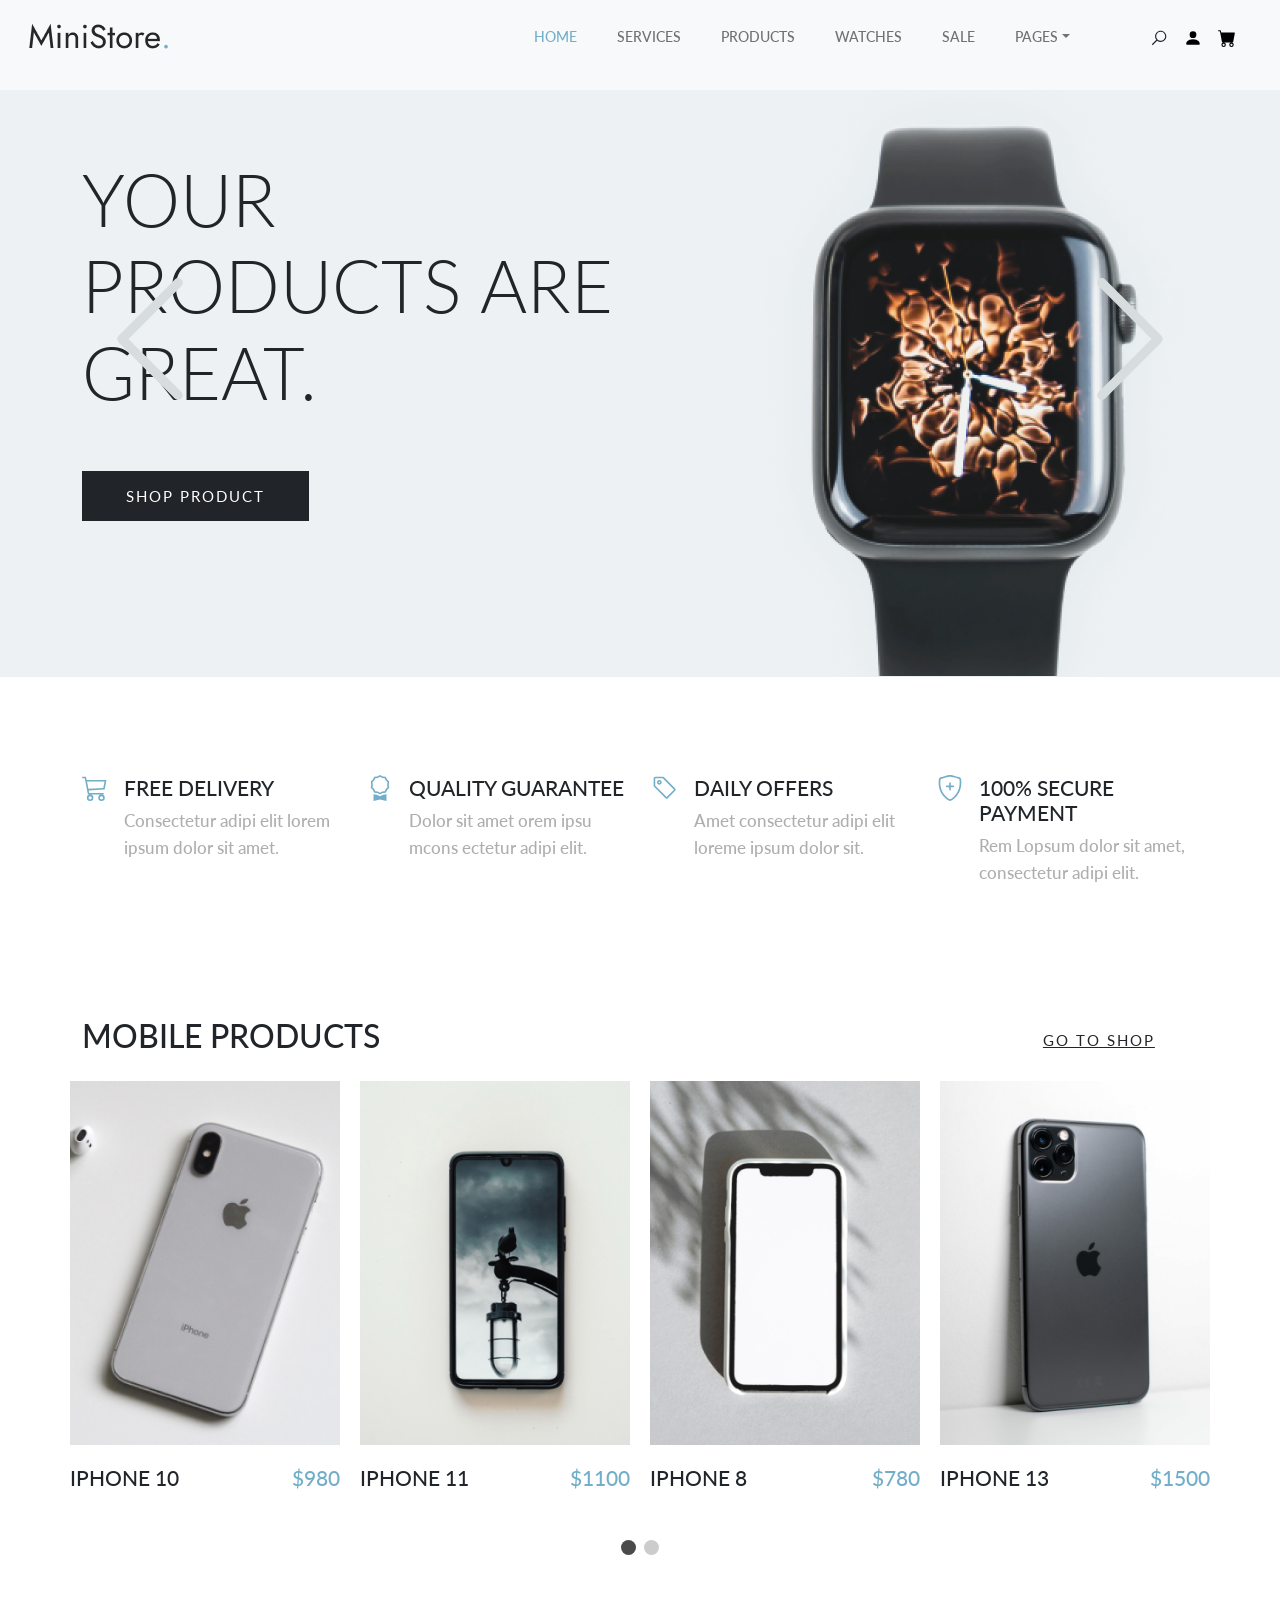
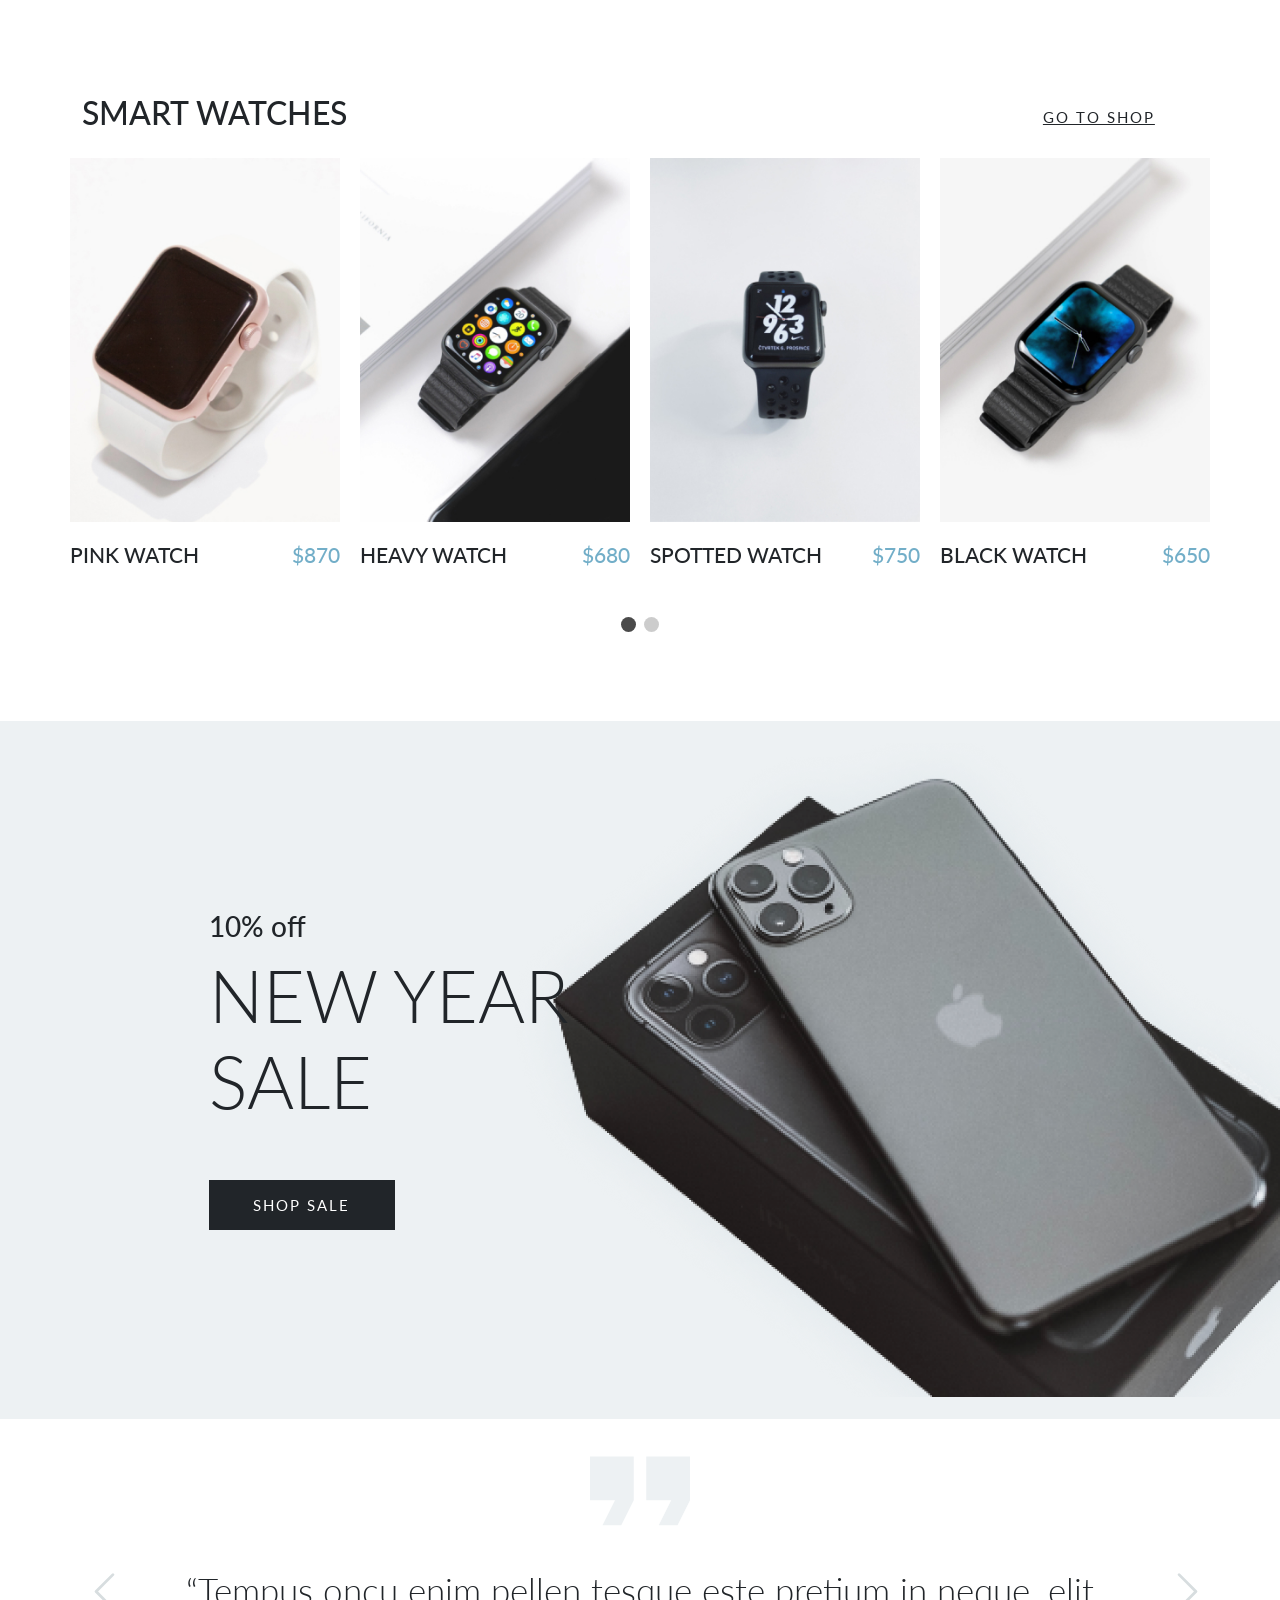
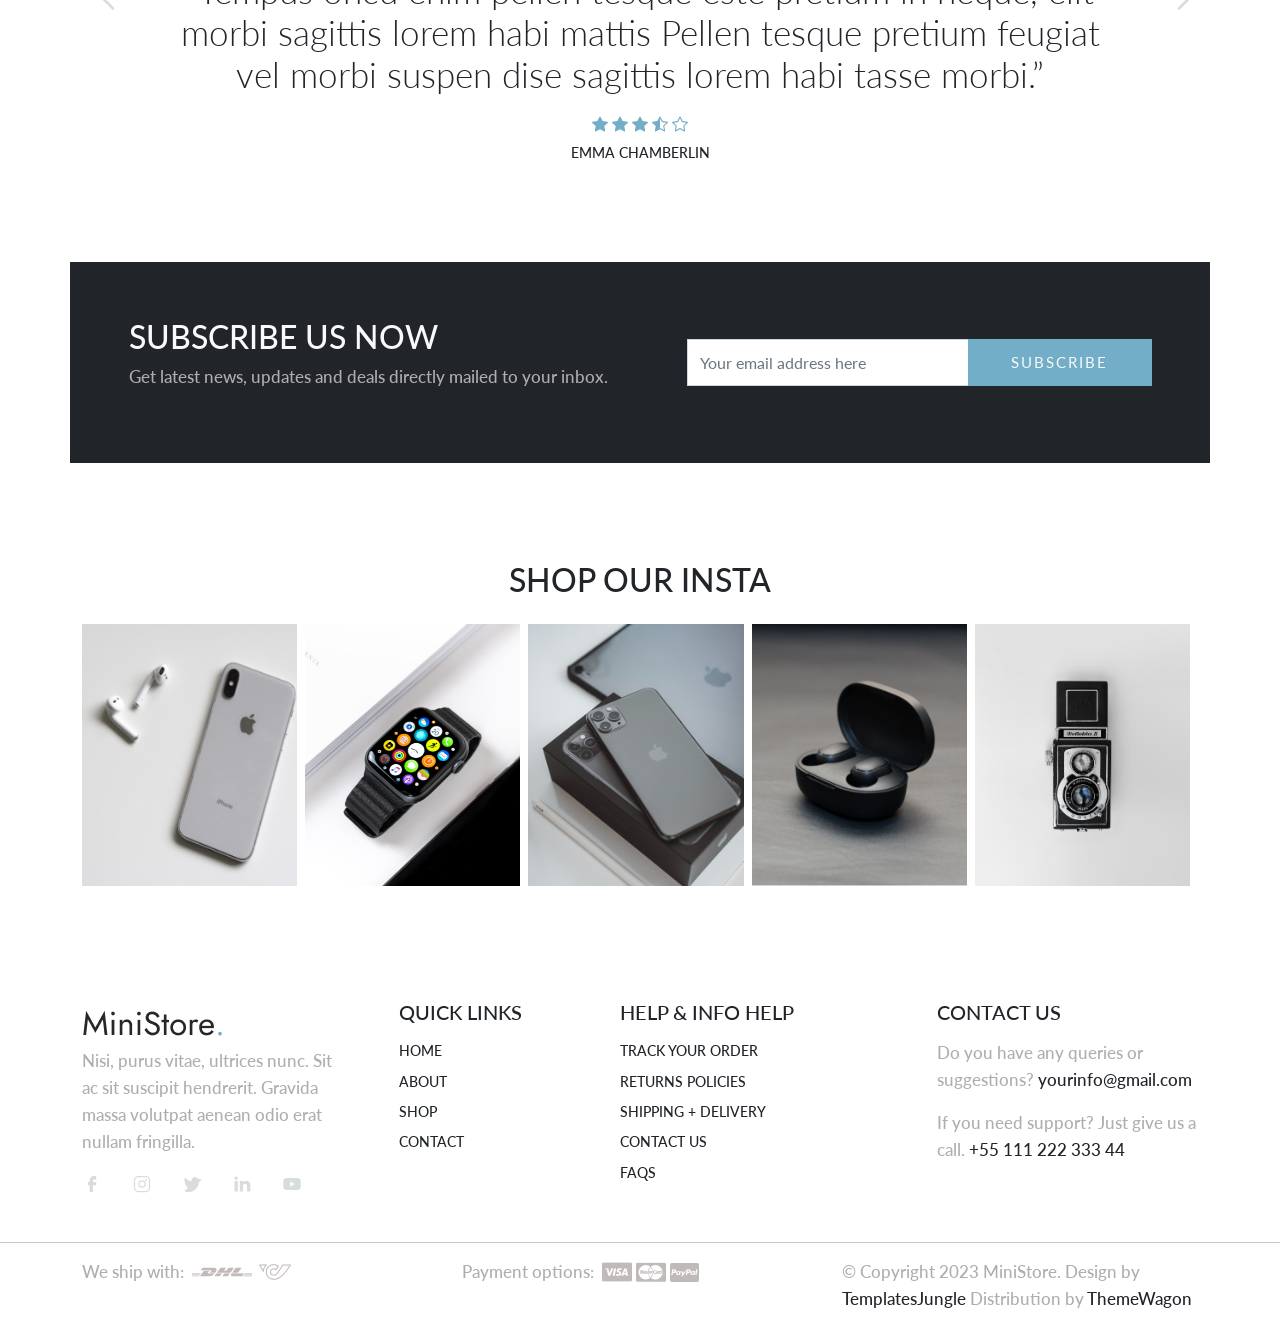
<file: MiniStore_WEB/wwwroot/ministore/index.html>
<!DOCTYPE html>
<html>
  <head>
    <title>Ministore</title>
    <meta charset="utf-8">
    <meta http-equiv="X-UA-Compatible" content="IE=edge">
    <meta name="viewport" content="width=device-width, initial-scale=1.0">
    <meta name="format-detection" content="telephone=no">
    <meta name="apple-mobile-web-app-capable" content="yes">
    <meta name="author" content="">
    <meta name="keywords" content="">
    <meta name="description" content="">
    <link rel="stylesheet" type="text/css" href="css/bootstrap.min.css">
    <link rel="stylesheet" type="text/css" href="style.css">
    <link rel="stylesheet" href="https://cdn.jsdelivr.net/npm/swiper@9/swiper-bundle.min.css" />
    <link rel="preconnect" href="https://fonts.googleapis.com">
    <link rel="preconnect" href="https://fonts.gstatic.com" crossorigin>
    <link href="https://fonts.googleapis.com/css2?family=Jost:wght@300;400;500&family=Lato:wght@300;400;700&display=swap" rel="stylesheet">
    <!-- script
    ================================================== -->
    <script src="js/modernizr.js"></script>
  </head>
  <body data-bs-spy="scroll" data-bs-target="#navbar" data-bs-root-margin="0px 0px -40%" data-bs-smooth-scroll="true" tabindex="0">
    <svg xmlns="http://www.w3.org/2000/svg" style="display: none;">
      <symbol id="search" xmlns="http://www.w3.org/2000/svg" viewBox="0 0 32 32">
        <title>Search</title>
        <path fill="currentColor" d="M19 3C13.488 3 9 7.488 9 13c0 2.395.84 4.59 2.25 6.313L3.281 27.28l1.439 1.44l7.968-7.969A9.922 9.922 0 0 0 19 23c5.512 0 10-4.488 10-10S24.512 3 19 3zm0 2c4.43 0 8 3.57 8 8s-3.57 8-8 8s-8-3.57-8-8s3.57-8 8-8z" />
      </symbol>
      <symbol xmlns="http://www.w3.org/2000/svg" id="user" viewBox="0 0 16 16">
        <path d="M3 14s-1 0-1-1 1-4 6-4 6 3 6 4-1 1-1 1H3Zm5-6a3 3 0 1 0 0-6 3 3 0 0 0 0 6Z" />
      </symbol>
      <symbol xmlns="http://www.w3.org/2000/svg" id="cart" viewBox="0 0 16 16">
        <path d="M0 1.5A.5.5 0 0 1 .5 1H2a.5.5 0 0 1 .485.379L2.89 3H14.5a.5.5 0 0 1 .491.592l-1.5 8A.5.5 0 0 1 13 12H4a.5.5 0 0 1-.491-.408L2.01 3.607 1.61 2H.5a.5.5 0 0 1-.5-.5zM5 12a2 2 0 1 0 0 4 2 2 0 0 0 0-4zm7 0a2 2 0 1 0 0 4 2 2 0 0 0 0-4zm-7 1a1 1 0 1 1 0 2 1 1 0 0 1 0-2zm7 0a1 1 0 1 1 0 2 1 1 0 0 1 0-2z" />
      </symbol>
      <svg xmlns="http://www.w3.org/2000/svg" id="chevron-left" viewBox="0 0 16 16">
        <path fill-rule="evenodd" d="M11.354 1.646a.5.5 0 0 1 0 .708L5.707 8l5.647 5.646a.5.5 0 0 1-.708.708l-6-6a.5.5 0 0 1 0-.708l6-6a.5.5 0 0 1 .708 0z" />
      </svg>
      <symbol xmlns="http://www.w3.org/2000/svg" id="chevron-right" viewBox="0 0 16 16">
        <path fill-rule="evenodd" d="M4.646 1.646a.5.5 0 0 1 .708 0l6 6a.5.5 0 0 1 0 .708l-6 6a.5.5 0 0 1-.708-.708L10.293 8 4.646 2.354a.5.5 0 0 1 0-.708z" />
      </symbol>
      <symbol xmlns="http://www.w3.org/2000/svg" id="cart-outline" viewBox="0 0 16 16">
        <path d="M0 1.5A.5.5 0 0 1 .5 1H2a.5.5 0 0 1 .485.379L2.89 3H14.5a.5.5 0 0 1 .49.598l-1 5a.5.5 0 0 1-.465.401l-9.397.472L4.415 11H13a.5.5 0 0 1 0 1H4a.5.5 0 0 1-.491-.408L2.01 3.607 1.61 2H.5a.5.5 0 0 1-.5-.5zM3.102 4l.84 4.479 9.144-.459L13.89 4H3.102zM5 12a2 2 0 1 0 0 4 2 2 0 0 0 0-4zm7 0a2 2 0 1 0 0 4 2 2 0 0 0 0-4zm-7 1a1 1 0 1 1 0 2 1 1 0 0 1 0-2zm7 0a1 1 0 1 1 0 2 1 1 0 0 1 0-2z" />
      </symbol>
      <symbol xmlns="http://www.w3.org/2000/svg" id="quality" viewBox="0 0 16 16">
        <path d="M9.669.864 8 0 6.331.864l-1.858.282-.842 1.68-1.337 1.32L2.6 6l-.306 1.854 1.337 1.32.842 1.68 1.858.282L8 12l1.669-.864 1.858-.282.842-1.68 1.337-1.32L13.4 6l.306-1.854-1.337-1.32-.842-1.68L9.669.864zm1.196 1.193.684 1.365 1.086 1.072L12.387 6l.248 1.506-1.086 1.072-.684 1.365-1.51.229L8 10.874l-1.355-.702-1.51-.229-.684-1.365-1.086-1.072L3.614 6l-.25-1.506 1.087-1.072.684-1.365 1.51-.229L8 1.126l1.356.702 1.509.229z" />
        <path d="M4 11.794V16l4-1 4 1v-4.206l-2.018.306L8 13.126 6.018 12.1 4 11.794z" />
      </symbol>
      <symbol xmlns="http://www.w3.org/2000/svg" id="price-tag" viewBox="0 0 16 16">
        <path d="M6 4.5a1.5 1.5 0 1 1-3 0 1.5 1.5 0 0 1 3 0zm-1 0a.5.5 0 1 0-1 0 .5.5 0 0 0 1 0z" />
        <path d="M2 1h4.586a1 1 0 0 1 .707.293l7 7a1 1 0 0 1 0 1.414l-4.586 4.586a1 1 0 0 1-1.414 0l-7-7A1 1 0 0 1 1 6.586V2a1 1 0 0 1 1-1zm0 5.586 7 7L13.586 9l-7-7H2v4.586z" />
      </symbol>
      <symbol xmlns="http://www.w3.org/2000/svg" id="shield-plus" viewBox="0 0 16 16">
        <path d="M5.338 1.59a61.44 61.44 0 0 0-2.837.856.481.481 0 0 0-.328.39c-.554 4.157.726 7.19 2.253 9.188a10.725 10.725 0 0 0 2.287 2.233c.346.244.652.42.893.533.12.057.218.095.293.118a.55.55 0 0 0 .101.025.615.615 0 0 0 .1-.025c.076-.023.174-.061.294-.118.24-.113.547-.29.893-.533a10.726 10.726 0 0 0 2.287-2.233c1.527-1.997 2.807-5.031 2.253-9.188a.48.48 0 0 0-.328-.39c-.651-.213-1.75-.56-2.837-.855C9.552 1.29 8.531 1.067 8 1.067c-.53 0-1.552.223-2.662.524zM5.072.56C6.157.265 7.31 0 8 0s1.843.265 2.928.56c1.11.3 2.229.655 2.887.87a1.54 1.54 0 0 1 1.044 1.262c.596 4.477-.787 7.795-2.465 9.99a11.775 11.775 0 0 1-2.517 2.453 7.159 7.159 0 0 1-1.048.625c-.28.132-.581.24-.829.24s-.548-.108-.829-.24a7.158 7.158 0 0 1-1.048-.625 11.777 11.777 0 0 1-2.517-2.453C1.928 10.487.545 7.169 1.141 2.692A1.54 1.54 0 0 1 2.185 1.43 62.456 62.456 0 0 1 5.072.56z" />
        <path d="M8 4.5a.5.5 0 0 1 .5.5v1.5H10a.5.5 0 0 1 0 1H8.5V9a.5.5 0 0 1-1 0V7.5H6a.5.5 0 0 1 0-1h1.5V5a.5.5 0 0 1 .5-.5z" />
      </symbol>
      <symbol xmlns="http://www.w3.org/2000/svg" id="star-fill" viewBox="0 0 16 16">
        <path d="M3.612 15.443c-.386.198-.824-.149-.746-.592l.83-4.73L.173 6.765c-.329-.314-.158-.888.283-.95l4.898-.696L7.538.792c.197-.39.73-.39.927 0l2.184 4.327 4.898.696c.441.062.612.636.282.95l-3.522 3.356.83 4.73c.078.443-.36.79-.746.592L8 13.187l-4.389 2.256z" />
      </symbol>
      <symbol xmlns="http://www.w3.org/2000/svg" id="star-empty" viewBox="0 0 16 16">
        <path d="M2.866 14.85c-.078.444.36.791.746.593l4.39-2.256 4.389 2.256c.386.198.824-.149.746-.592l-.83-4.73 3.522-3.356c.33-.314.16-.888-.282-.95l-4.898-.696L8.465.792a.513.513 0 0 0-.927 0L5.354 5.12l-4.898.696c-.441.062-.612.636-.283.95l3.523 3.356-.83 4.73zm4.905-2.767-3.686 1.894.694-3.957a.565.565 0 0 0-.163-.505L1.71 6.745l4.052-.576a.525.525 0 0 0 .393-.288L8 2.223l1.847 3.658a.525.525 0 0 0 .393.288l4.052.575-2.906 2.77a.565.565 0 0 0-.163.506l.694 3.957-3.686-1.894a.503.503 0 0 0-.461 0z" />
      </symbol>
      <symbol xmlns="http://www.w3.org/2000/svg" id="star-half" viewBox="0 0 16 16">
        <path d="M5.354 5.119 7.538.792A.516.516 0 0 1 8 .5c.183 0 .366.097.465.292l2.184 4.327 4.898.696A.537.537 0 0 1 16 6.32a.548.548 0 0 1-.17.445l-3.523 3.356.83 4.73c.078.443-.36.79-.746.592L8 13.187l-4.389 2.256a.52.52 0 0 1-.146.05c-.342.06-.668-.254-.6-.642l.83-4.73L.173 6.765a.55.55 0 0 1-.172-.403.58.58 0 0 1 .085-.302.513.513 0 0 1 .37-.245l4.898-.696zM8 12.027a.5.5 0 0 1 .232.056l3.686 1.894-.694-3.957a.565.565 0 0 1 .162-.505l2.907-2.77-4.052-.576a.525.525 0 0 1-.393-.288L8.001 2.223 8 2.226v9.8z" />
      </symbol>
      <symbol xmlns="http://www.w3.org/2000/svg" id="quote" viewBox="0 0 24 24">
        <path fill="currentColor" d="m15 17l2-4h-4V6h7v7l-2 4h-3Zm-9 0l2-4H4V6h7v7l-2 4H6Z" />
      </symbol>
      <symbol xmlns="http://www.w3.org/2000/svg" id="facebook" viewBox="0 0 24 24">
        <path fill="currentColor" d="M9.198 21.5h4v-8.01h3.604l.396-3.98h-4V7.5a1 1 0 0 1 1-1h3v-4h-3a5 5 0 0 0-5 5v2.01h-2l-.396 3.98h2.396v8.01Z" />
      </symbol>
      <symbol xmlns="http://www.w3.org/2000/svg" id="youtube" viewBox="0 0 32 32">
        <path fill="currentColor" d="M29.41 9.26a3.5 3.5 0 0 0-2.47-2.47C24.76 6.2 16 6.2 16 6.2s-8.76 0-10.94.59a3.5 3.5 0 0 0-2.47 2.47A36.13 36.13 0 0 0 2 16a36.13 36.13 0 0 0 .59 6.74a3.5 3.5 0 0 0 2.47 2.47c2.18.59 10.94.59 10.94.59s8.76 0 10.94-.59a3.5 3.5 0 0 0 2.47-2.47A36.13 36.13 0 0 0 30 16a36.13 36.13 0 0 0-.59-6.74ZM13.2 20.2v-8.4l7.27 4.2Z" />
      </symbol>
      <symbol xmlns="http://www.w3.org/2000/svg" id="twitter" viewBox="0 0 256 256">
        <path fill="currentColor" d="m245.66 77.66l-29.9 29.9C209.72 177.58 150.67 232 80 232c-14.52 0-26.49-2.3-35.58-6.84c-7.33-3.67-10.33-7.6-11.08-8.72a8 8 0 0 1 3.85-11.93c.26-.1 24.24-9.31 39.47-26.84a110.93 110.93 0 0 1-21.88-24.2c-12.4-18.41-26.28-50.39-22-98.18a8 8 0 0 1 13.65-4.92c.35.35 33.28 33.1 73.54 43.72V88a47.87 47.87 0 0 1 14.36-34.3A46.87 46.87 0 0 1 168.1 40a48.66 48.66 0 0 1 41.47 24H240a8 8 0 0 1 5.66 13.66Z" />
      </symbol>
      <symbol xmlns="http://www.w3.org/2000/svg" id="instagram" viewBox="0 0 256 256">
        <path fill="currentColor" d="M128 80a48 48 0 1 0 48 48a48.05 48.05 0 0 0-48-48Zm0 80a32 32 0 1 1 32-32a32 32 0 0 1-32 32Zm48-136H80a56.06 56.06 0 0 0-56 56v96a56.06 56.06 0 0 0 56 56h96a56.06 56.06 0 0 0 56-56V80a56.06 56.06 0 0 0-56-56Zm40 152a40 40 0 0 1-40 40H80a40 40 0 0 1-40-40V80a40 40 0 0 1 40-40h96a40 40 0 0 1 40 40ZM192 76a12 12 0 1 1-12-12a12 12 0 0 1 12 12Z" />
      </symbol>
      <symbol xmlns="http://www.w3.org/2000/svg" id="linkedin" viewBox="0 0 24 24">
        <path fill="currentColor" d="M6.94 5a2 2 0 1 1-4-.002a2 2 0 0 1 4 .002zM7 8.48H3V21h4V8.48zm6.32 0H9.34V21h3.94v-6.57c0-3.66 4.77-4 4.77 0V21H22v-7.93c0-6.17-7.06-5.94-8.72-2.91l.04-1.68z" />
      </symbol>
      <symbol xmlns="http://www.w3.org/2000/svg" id="nav-icon" viewBox="0 0 16 16">
        <path d="M14 10.5a.5.5 0 0 0-.5-.5h-3a.5.5 0 0 0 0 1h3a.5.5 0 0 0 .5-.5zm0-3a.5.5 0 0 0-.5-.5h-7a.5.5 0 0 0 0 1h7a.5.5 0 0 0 .5-.5zm0-3a.5.5 0 0 0-.5-.5h-11a.5.5 0 0 0 0 1h11a.5.5 0 0 0 .5-.5z" />
      </symbol>
      <symbol xmlns="http://www.w3.org/2000/svg" id="close" viewBox="0 0 16 16">
        <path d="M2.146 2.854a.5.5 0 1 1 .708-.708L8 7.293l5.146-5.147a.5.5 0 0 1 .708.708L8.707 8l5.147 5.146a.5.5 0 0 1-.708.708L8 8.707l-5.146 5.147a.5.5 0 0 1-.708-.708L7.293 8 2.146 2.854Z" />
      </symbol>
      <symbol xmlns="http://www.w3.org/2000/svg" id="navbar-icon" viewBox="0 0 16 16">
        <path d="M14 10.5a.5.5 0 0 0-.5-.5h-3a.5.5 0 0 0 0 1h3a.5.5 0 0 0 .5-.5zm0-3a.5.5 0 0 0-.5-.5h-7a.5.5 0 0 0 0 1h7a.5.5 0 0 0 .5-.5zm0-3a.5.5 0 0 0-.5-.5h-11a.5.5 0 0 0 0 1h11a.5.5 0 0 0 .5-.5z" />
      </symbol>
    </svg>  

    <div class="search-popup">
        <div class="search-popup-container">

          <form role="search" method="get" class="search-form" action="">
            <input type="search" id="search-form" class="search-field" placeholder="Type and press enter" value="" name="s" />
            <button type="submit" class="search-submit"><svg class="search"><use xlink:href="#search"></use></svg></button>
          </form>

          <h5 class="cat-list-title">Browse Categories</h5>
          
          <ul class="cat-list">
            <li class="cat-list-item">
              <a href="#" title="Mobile Phones">Mobile Phones</a>
            </li>
            <li class="cat-list-item">
              <a href="#" title="Smart Watches">Smart Watches</a>
            </li>
            <li class="cat-list-item">
              <a href="#" title="Headphones">Headphones</a>
            </li>
            <li class="cat-list-item">
              <a href="#" title="Accessories">Accessories</a>
            </li>
            <li class="cat-list-item">
              <a href="#" title="Monitors">Monitors</a>
            </li>
            <li class="cat-list-item">
              <a href="#" title="Speakers">Speakers</a>
            </li>
            <li class="cat-list-item">
              <a href="#" title="Memory Cards">Memory Cards</a>
            </li>
          </ul>

        </div>
    </div>
    
    <header id="header" class="site-header header-scrolled position-fixed text-black bg-light">
      <nav id="header-nav" class="navbar navbar-expand-lg px-3 mb-3">
        <div class="container-fluid">
          <a class="navbar-brand" href="index.html">
            <img src="images/main-logo.png" class="logo">
          </a>
          <button class="navbar-toggler d-flex d-lg-none order-3 p-2" type="button" data-bs-toggle="offcanvas" data-bs-target="#bdNavbar" aria-controls="bdNavbar" aria-expanded="false" aria-label="Toggle navigation">
            <svg class="navbar-icon">
              <use xlink:href="#navbar-icon"></use>
            </svg>
          </button>
          <div class="offcanvas offcanvas-end" tabindex="-1" id="bdNavbar" aria-labelledby="bdNavbarOffcanvasLabel">
            <div class="offcanvas-header px-4 pb-0">
              <a class="navbar-brand" href="index.html">
                <img src="images/main-logo.png" class="logo">
              </a>
              <button type="button" class="btn-close btn-close-black" data-bs-dismiss="offcanvas" aria-label="Close" data-bs-target="#bdNavbar"></button>
            </div>
            <div class="offcanvas-body">
              <ul id="navbar" class="navbar-nav text-uppercase justify-content-end align-items-center flex-grow-1 pe-3">
                <li class="nav-item">
                  <a class="nav-link me-4 active" href="#billboard">Home</a>
                </li>
                <li class="nav-item">
                  <a class="nav-link me-4" href="#company-services">Services</a>
                </li>
                <li class="nav-item">
                  <a class="nav-link me-4" href="#mobile-products">Products</a>
                </li>
                <li class="nav-item">
                  <a class="nav-link me-4" href="#smart-watches">Watches</a>
                </li>
                <li class="nav-item">
                  <a class="nav-link me-4" href="#yearly-sale">Sale</a>
                </li>
                <li class="nav-item dropdown">
                  <a class="nav-link me-4 dropdown-toggle link-dark" data-bs-toggle="dropdown" href="#" role="button" aria-expanded="false">Pages</a>
                  <ul class="dropdown-menu">
                    <li>
                      <a href="/Account/Login" class="dropdown-item">Login</a>
                    </li>
                    <li>
                      <a href="/Account/Register" class="dropdown-item">Register</a>
                    </li>
                    <li>
                      <a href="/Calendario" class="dropdown-item">Calendario</a>
                    </li>
                    <li>
                      <a href="shop.html" class="dropdown-item">Shop</a>
                    </li>
                    <li>
                      <a href="cart.html" class="dropdown-item">Cart</a>
                    </li>
                    <li>
                      <a href="checkout.html" class="dropdown-item">Checkout</a>
                    </li>
                    <li>
                      <a href="single-product.html" class="dropdown-item">Single Product</a>
                    </li>
                    <li>
                      <a href="#footer-contact" class="dropdown-item">Contact</a>
                    </li>
                  </ul>
                </li>
                <li class="nav-item">
                  <div class="user-items ps-5">
                    <ul class="d-flex justify-content-end list-unstyled">
                      <li class="search-item pe-3">
                        <a href="#" class="search-button">
                          <svg class="search">
                            <use xlink:href="#search"></use>
                          </svg>
                        </a>
                      </li>
                      <li class="pe-3">
                        <a href="/Account/Login">
                          <svg class="user">
                            <use xlink:href="#user"></use>
                          </svg>
                        </a>
                      </li>
                      <li>
                        <a href="cart.html">
                          <svg class="cart">
                            <use xlink:href="#cart"></use>
                          </svg>
                        </a>
                      </li>
                    </ul>
                  </div>
                </li>
              </ul>
            </div>
          </div>
        </div>
      </nav>
    </header>
    <section id="billboard" class="position-relative overflow-hidden bg-light-blue">
      <div class="swiper main-swiper">
        <div class="swiper-wrapper">
          <div class="swiper-slide">
            <div class="container">
              <div class="row d-flex align-items-center">
                <div class="col-md-6">
                  <div class="banner-content">
                    <h1 class="display-2 text-uppercase text-dark pb-5">Your Products Are Great.</h1>
                    <a href="shop.html" class="btn btn-medium btn-dark text-uppercase btn-rounded-none">Shop Product</a>
                  </div>
                </div>
                <div class="col-md-5">
                  <div class="image-holder">
                    <img src="images/banner-image.png" alt="banner">
                  </div>
                </div>
              </div>
            </div>
          </div>
          <div class="swiper-slide">
            <div class="container">
              <div class="row d-flex flex-wrap align-items-center">
                <div class="col-md-6">
                  <div class="banner-content">
                    <h1 class="display-2 text-uppercase text-dark pb-5">Technology Hack You Won't Get</h1>
                    <a href="shop.html" class="btn btn-medium btn-dark text-uppercase btn-rounded-none">Shop Product</a>
                  </div>
                </div>
                <div class="col-md-5">
                  <div class="image-holder">
                    <img src="images/banner-image.png" alt="banner">
                  </div>
                </div>
              </div>
            </div>
          </div>
        </div>
      </div>
      <div class="swiper-icon swiper-arrow swiper-arrow-prev">
        <svg class="chevron-left">
          <use xlink:href="#chevron-left" />
        </svg>
      </div>
      <div class="swiper-icon swiper-arrow swiper-arrow-next">
        <svg class="chevron-right">
          <use xlink:href="#chevron-right" />
        </svg>
      </div>
    </section>
    <section id="company-services" class="padding-large">
      <div class="container">
        <div class="row">
          <div class="col-lg-3 col-md-6 pb-3">
            <div class="icon-box d-flex">
              <div class="icon-box-icon pe-3 pb-3">
                <svg class="cart-outline">
                  <use xlink:href="#cart-outline" />
                </svg>
              </div>
              <div class="icon-box-content">
                <h3 class="card-title text-uppercase text-dark">Free delivery</h3>
                <p>Consectetur adipi elit lorem ipsum dolor sit amet.</p>
              </div>
            </div>
          </div>
          <div class="col-lg-3 col-md-6 pb-3">
            <div class="icon-box d-flex">
              <div class="icon-box-icon pe-3 pb-3">
                <svg class="quality">
                  <use xlink:href="#quality" />
                </svg>
              </div>
              <div class="icon-box-content">
                <h3 class="card-title text-uppercase text-dark">Quality guarantee</h3>
                <p>Dolor sit amet orem ipsu mcons ectetur adipi elit.</p>
              </div>
            </div>
          </div>
          <div class="col-lg-3 col-md-6 pb-3">
            <div class="icon-box d-flex">
              <div class="icon-box-icon pe-3 pb-3">
                <svg class="price-tag">
                  <use xlink:href="#price-tag" />
                </svg>
              </div>
              <div class="icon-box-content">
                <h3 class="card-title text-uppercase text-dark">Daily offers</h3>
                <p>Amet consectetur adipi elit loreme ipsum dolor sit.</p>
              </div>
            </div>
          </div>
          <div class="col-lg-3 col-md-6 pb-3">
            <div class="icon-box d-flex">
              <div class="icon-box-icon pe-3 pb-3">
                <svg class="shield-plus">
                  <use xlink:href="#shield-plus" />
                </svg>
              </div>
              <div class="icon-box-content">
                <h3 class="card-title text-uppercase text-dark">100% secure payment</h3>
                <p>Rem Lopsum dolor sit amet, consectetur adipi elit.</p>
              </div>
            </div>
          </div>
        </div>
      </div>
    </section>
    <section id="mobile-products" class="product-store position-relative padding-large no-padding-top">
      <div class="container">
        <div class="row">
          <div class="display-header d-flex justify-content-between pb-3">
            <h2 class="display-7 text-dark text-uppercase">Mobile Products</h2>
            <div class="btn-right">
              <a href="shop.html" class="btn btn-medium btn-normal text-uppercase">Go to Shop</a>
            </div>
          </div>
          <div class="swiper product-swiper">
            <div class="swiper-wrapper">
              <div class="swiper-slide">
                <div class="product-card position-relative">
                  <div class="image-holder">
                    <img src="images/product-item1.jpg" alt="product-item" class="img-fluid">
                  </div>
                  <div class="cart-concern position-absolute">
                    <div class="cart-button d-flex">
                      <a href="#" class="btn btn-medium btn-black">Add to Cart<svg class="cart-outline"><use xlink:href="#cart-outline"></use></svg></a>
                    </div>
                  </div>
                  <div class="card-detail d-flex justify-content-between align-items-baseline pt-3">
                    <h3 class="card-title text-uppercase">
                      <a href="#">Iphone 10</a>
                    </h3>
                    <span class="item-price text-primary">$980</span>
                  </div>
                </div>
              </div>
              <div class="swiper-slide">
                <div class="product-card position-relative">
                  <div class="image-holder">
                    <img src="images/product-item2.jpg" alt="product-item" class="img-fluid">
                  </div>
                  <div class="cart-concern position-absolute">
                    <div class="cart-button d-flex">
                      <a href="#" class="btn btn-medium btn-black">Add to Cart<svg class="cart-outline"><use xlink:href="#cart-outline"></use></svg></a>
                    </div>
                  </div>
                  <div class="card-detail d-flex justify-content-between align-items-baseline pt-3">
                    <h3 class="card-title text-uppercase">
                      <a href="#">Iphone 11</a>
                    </h3>
                    <span class="item-price text-primary">$1100</span>
                  </div>
                </div>
              </div>
              <div class="swiper-slide">
                <div class="product-card position-relative">
                  <div class="image-holder">
                    <img src="images/product-item3.jpg" alt="product-item" class="img-fluid">
                  </div>
                  <div class="cart-concern position-absolute">
                    <div class="cart-button d-flex">
                      <a href="#" class="btn btn-medium btn-black">Add to Cart<svg class="cart-outline"><use xlink:href="#cart-outline"></use></svg></a>
                    </div>
                  </div>
                  <div class="card-detail d-flex justify-content-between align-items-baseline pt-3">
                    <h3 class="card-title text-uppercase">
                      <a href="#">Iphone 8</a>
                    </h3>
                    <span class="item-price text-primary">$780</span>
                  </div>
                </div>
              </div>
              <div class="swiper-slide">
                <div class="product-card position-relative">
                  <div class="image-holder">
                    <img src="images/product-item4.jpg" alt="product-item" class="img-fluid">
                  </div>
                  <div class="cart-concern position-absolute">
                    <div class="cart-button d-flex">
                      <a href="#" class="btn btn-medium btn-black">Add to Cart<svg class="cart-outline"><use xlink:href="#cart-outline"></use></svg></a>
                    </div>
                  </div>
                  <div class="card-detail d-flex justify-content-between align-items-baseline pt-3">
                    <h3 class="card-title text-uppercase">
                      <a href="#">Iphone 13</a>
                    </h3>
                    <span class="item-price text-primary">$1500</span>
                  </div>
                </div>
              </div>
              <div class="swiper-slide">
                <div class="product-card position-relative">
                  <div class="image-holder">
                    <img src="images/product-item5.jpg" alt="product-item" class="img-fluid">
                  </div>
                  <div class="cart-concern position-absolute">
                    <div class="cart-button d-flex">
                      <a href="#" class="btn btn-medium btn-black">Add to Cart<svg class="cart-outline"><use xlink:href="#cart-outline"></use></svg></a>
                    </div>
                  </div>
                  <div class="card-detail d-flex justify-content-between align-items-baseline pt-3">
                    <h3 class="card-title text-uppercase">
                      <a href="#">Iphone 12</a>
                    </h3>
                    <span class="item-price text-primary">$1300</span>
                  </div>
                </div>
              </div>
            </div>
          </div>
        </div>
      </div>
      <div class="swiper-pagination position-absolute text-center"></div>
    </section>
    <section id="smart-watches" class="product-store padding-large position-relative">
      <div class="container">
        <div class="row">
          <div class="display-header d-flex justify-content-between pb-3">
            <h2 class="display-7 text-dark text-uppercase">Smart Watches</h2>
            <div class="btn-right">
              <a href="shop.html" class="btn btn-medium btn-normal text-uppercase">Go to Shop</a>
            </div>
          </div>
          <div class="swiper product-watch-swiper">
            <div class="swiper-wrapper">
              <div class="swiper-slide">
                <div class="product-card position-relative">
                  <div class="image-holder">
                    <img src="images/product-item6.jpg" alt="product-item" class="img-fluid">
                  </div>
                  <div class="cart-concern position-absolute">
                    <div class="cart-button d-flex">
                      <a href="#" class="btn btn-medium btn-black">Add to Cart<svg class="cart-outline"><use xlink:href="#cart-outline"></use></svg></a>
                    </div>
                  </div>
                  <div class="card-detail d-flex justify-content-between align-items-baseline pt-3">
                    <h3 class="card-title text-uppercase">
                      <a href="#">Pink watch</a>
                    </h3>
                    <span class="item-price text-primary">$870</span>
                  </div>
                </div>
              </div>
              <div class="swiper-slide">
                <div class="product-card position-relative">
                  <div class="image-holder">
                    <img src="images/product-item7.jpg" alt="product-item" class="img-fluid">
                  </div>
                  <div class="cart-concern position-absolute">
                    <div class="cart-button d-flex">
                      <a href="#" class="btn btn-medium btn-black">Add to Cart<svg class="cart-outline"><use xlink:href="#cart-outline"></use></svg></a>
                    </div>
                  </div>
                  <div class="card-detail d-flex justify-content-between align-items-baseline pt-3">
                    <h3 class="card-title text-uppercase">
                      <a href="#">Heavy watch</a>
                    </h3>
                    <span class="item-price text-primary">$680</span>
                  </div>
                </div>
              </div>
              <div class="swiper-slide">
                <div class="product-card position-relative">
                  <div class="image-holder">
                    <img src="images/product-item8.jpg" alt="product-item" class="img-fluid">
                  </div>
                  <div class="cart-concern position-absolute">
                    <div class="cart-button d-flex">
                      <a href="#" class="btn btn-medium btn-black">Add to Cart<svg class="cart-outline"><use xlink:href="#cart-outline"></use></svg></a>
                    </div>
                  </div>
                  <div class="card-detail d-flex justify-content-between align-items-baseline pt-3">
                    <h3 class="card-title text-uppercase">
                      <a href="#">spotted watch</a>
                    </h3>
                    <span class="item-price text-primary">$750</span>
                  </div>
                </div>
              </div>
              <div class="swiper-slide">
                <div class="product-card position-relative">
                  <div class="image-holder">
                    <img src="images/product-item9.jpg" alt="product-item" class="img-fluid">
                  </div>
                  <div class="cart-concern position-absolute">
                    <div class="cart-button d-flex">
                      <a href="#" class="btn btn-medium btn-black">Add to Cart<svg class="cart-outline"><use xlink:href="#cart-outline"></use></svg></a>
                    </div>
                  </div>
                  <div class="card-detail d-flex justify-content-between align-items-baseline pt-3">
                    <h3 class="card-title text-uppercase">
                      <a href="#">black watch</a>
                    </h3>
                    <span class="item-price text-primary">$650</span>
                  </div>
                </div>
              </div>
              <div class="swiper-slide">
                <div class="product-card position-relative">
                  <div class="image-holder">
                    <img src="images/product-item10.jpg" alt="product-item" class="img-fluid">
                  </div>
                  <div class="cart-concern position-absolute">
                    <div class="cart-button d-flex">
                      <a href="#" class="btn btn-medium btn-black">Add to Cart<svg class="cart-outline"><use xlink:href="#cart-outline"></use></svg></a>
                    </div>
                  </div>
                  <div class="card-detail d-flex justify-content-between pt-3">
                    <h3 class="card-title text-uppercase">
                      <a href="#">black watch</a>
                    </h3>
                    <span class="item-price text-primary">$750</span>
                  </div>
                </div>
              </div>
            </div>
          </div>
        </div>
      </div>
      <div class="swiper-pagination position-absolute text-center"></div>
    </section>
    <section id="yearly-sale" class="bg-light-blue overflow-hidden mt-5 padding-xlarge" style="background-image: url('images/single-image1.png');background-position: right; background-repeat: no-repeat;">
      <div class="row d-flex flex-wrap align-items-center">
        <div class="col-md-6 col-sm-12">
          <div class="text-content offset-4 padding-medium">
            <h3>10% off</h3>
            <h2 class="display-2 pb-5 text-uppercase text-dark">New year sale</h2>
            <a href="shop.html" class="btn btn-medium btn-dark text-uppercase btn-rounded-none">Shop Sale</a>
          </div>
        </div>
        <div class="col-md-6 col-sm-12">
          
        </div>
      </div>
    </section>
    <section id="testimonials" class="position-relative">
      <div class="container">
        <div class="row">
          <div class="review-content position-relative">
            <div class="swiper-icon swiper-arrow swiper-arrow-prev position-absolute d-flex align-items-center">
              <svg class="chevron-left">
                <use xlink:href="#chevron-left" />
              </svg>
            </div>
            <div class="swiper testimonial-swiper">
              <div class="quotation text-center">
                <svg class="quote">
                  <use xlink:href="#quote" />
                </svg>
              </div>
              <div class="swiper-wrapper">
                <div class="swiper-slide text-center d-flex justify-content-center">
                  <div class="review-item col-md-10">
                    <i class="icon icon-review"></i>
                    <blockquote>“Tempus oncu enim pellen tesque este pretium in neque, elit morbi sagittis lorem habi mattis Pellen tesque pretium feugiat vel morbi suspen dise sagittis lorem habi tasse morbi.”</blockquote>
                    <div class="rating">
                      <svg class="star star-fill">
                        <use xlink:href="#star-fill"></use>
                      </svg>
                      <svg class="star star-fill">
                        <use xlink:href="#star-fill"></use>
                      </svg>
                      <svg class="star star-fill">
                        <use xlink:href="#star-fill"></use>
                      </svg>
                      <svg class="star star-half">
                        <use xlink:href="#star-half"></use>
                      </svg>
                      <svg class="star star-empty">
                        <use xlink:href="#star-empty"></use>
                      </svg>
                    </div>
                    <div class="author-detail">
                      <div class="name text-dark text-uppercase pt-2">Emma Chamberlin</div>
                    </div>
                  </div>
                </div>
                <div class="swiper-slide text-center d-flex justify-content-center">
                  <div class="review-item col-md-10">
                    <i class="icon icon-review"></i>
                    <blockquote>“MiniStore ofrece una experiencia de compra sencilla, rápida y segura para encontrar productos tecnológicos.”</blockquote>
                    <div class="rating">
                      <svg class="star star-fill">
                        <use xlink:href="#star-fill"></use>
                      </svg>
                      <svg class="star star-fill">
                        <use xlink:href="#star-fill"></use>
                      </svg>
                      <svg class="star star-fill">
                        <use xlink:href="#star-fill"></use>
                      </svg>
                      <svg class="star star-half">
                        <use xlink:href="#star-half"></use>
                      </svg>
                      <svg class="star star-empty">
                        <use xlink:href="#star-empty"></use>
                      </svg>
                    </div>
                    <div class="author-detail">
                      <div class="name text-dark text-uppercase pt-2">Jennie Rose</div>
                    </div>
                  </div>
                </div>
              </div>
            </div>
            <div class="swiper-icon swiper-arrow swiper-arrow-next position-absolute d-flex align-items-center">
              <svg class="chevron-right">
                <use xlink:href="#chevron-right" />
              </svg>
            </div>
          </div>
        </div>
      </div>
      <div class="swiper-pagination"></div>
    </section>
    <section id="subscribe" class="container-grid padding-large position-relative overflow-hidden">
      <div class="container">
        <div class="row">
          <div class="subscribe-content bg-dark d-flex flex-wrap justify-content-center align-items-center padding-medium">
            <div class="col-md-6 col-sm-12">
              <div class="display-header pe-3">
                <h2 class="display-7 text-uppercase text-light">Subscribe Us Now</h2>
                <p>Get latest news, updates and deals directly mailed to your inbox.</p>
              </div>
            </div>
            <div class="col-md-5 col-sm-12">
              <form class="subscription-form validate">
                <div class="input-group flex-wrap">
                  <input class="form-control btn-rounded-none" type="email" name="EMAIL" placeholder="Your email address here" required="">
                  <button class="btn btn-medium btn-primary text-uppercase btn-rounded-none" type="submit" name="subscribe">Subscribe</button>
                </div>
              </form>
            </div>
          </div>
        </div>
      </div>
    </section>
    <section id="instagram" class="padding-large overflow-hidden no-padding-top">
      <div class="container">
        <div class="row">
          <div class="display-header text-uppercase text-dark text-center pb-3">
            <h2 class="display-7">Shop Our Insta</h2>
          </div>
          <div class="d-flex flex-wrap">
            <figure class="instagram-item pe-2">
              <a href="https://templatesjungle.com/" class="image-link position-relative">
                <img src="images/insta-item1.jpg" alt="instagram" class="insta-image">
                <div class="icon-overlay position-absolute d-flex justify-content-center">
                  <svg class="instagram">
                    <use xlink:href="#instagram"></use>
                  </svg>
                </div>
              </a>
            </figure>
            <figure class="instagram-item pe-2">
              <a href="https://templatesjungle.com/" class="image-link position-relative">
                <img src="images/insta-item2.jpg" alt="instagram" class="insta-image">
                <div class="icon-overlay position-absolute d-flex justify-content-center">
                  <svg class="instagram">
                    <use xlink:href="#instagram"></use>
                  </svg>
                </div>
              </a>
            </figure>
            <figure class="instagram-item pe-2">
              <a href="https://templatesjungle.com/" class="image-link position-relative">
                <img src="images/insta-item3.jpg" alt="instagram" class="insta-image">
                <div class="icon-overlay position-absolute d-flex justify-content-center">
                  <svg class="instagram">
                    <use xlink:href="#instagram"></use>
                  </svg>
                </div>
              </a>
            </figure>
            <figure class="instagram-item pe-2">
              <a href="https://templatesjungle.com/" class="image-link position-relative">
                <img src="images/insta-item4.jpg" alt="instagram" class="insta-image">
                <div class="icon-overlay position-absolute d-flex justify-content-center">
                  <svg class="instagram">
                    <use xlink:href="#instagram"></use>
                  </svg>
                </div>
              </a>
            </figure>
            <figure class="instagram-item pe-2">
              <a href="https://templatesjungle.com/" class="image-link position-relative">
                <img src="images/insta-item5.jpg" alt="instagram" class="insta-image">
                <div class="icon-overlay position-absolute d-flex justify-content-center">
                  <svg class="instagram">
                    <use xlink:href="#instagram"></use>
                  </svg>
                </div>
              </a>
            </figure>
          </div>
        </div>
      </div>
    </section>
    <footer id="footer" class="overflow-hidden">
      <div class="container">
        <div class="row">
          <div class="footer-top-area">
            <div class="row d-flex flex-wrap justify-content-between">
              <div class="col-lg-3 col-sm-6 pb-3">
                <div class="footer-menu">
                  <img src="images/main-logo.png" alt="logo">
                  <p>Nisi, purus vitae, ultrices nunc. Sit ac sit suscipit hendrerit. Gravida massa volutpat aenean odio erat nullam fringilla.</p>
                  <div class="social-links">
                    <ul class="d-flex list-unstyled">
                      <li>
                        <a href="#">
                          <svg class="facebook">
                            <use xlink:href="#facebook" />
                          </svg>
                        </a>
                      </li>
                      <li>
                        <a href="#">
                          <svg class="instagram">
                            <use xlink:href="#instagram" />
                          </svg>
                        </a>
                      </li>
                      <li>
                        <a href="#">
                          <svg class="twitter">
                            <use xlink:href="#twitter" />
                          </svg>
                        </a>
                      </li>
                      <li>
                        <a href="#">
                          <svg class="linkedin">
                            <use xlink:href="#linkedin" />
                          </svg>
                        </a>
                      </li>
                      <li>
                        <a href="#">
                          <svg class="youtube">
                            <use xlink:href="#youtube" />
                          </svg>
                        </a>
                      </li>
                    </ul>
                  </div>
                </div>
              </div>
              <div class="col-lg-2 col-sm-6 pb-3">
                <div class="footer-menu text-uppercase">
                  <h5 class="widget-title pb-2">Quick Links</h5>
                  <ul class="menu-list list-unstyled text-uppercase">
                    <li class="menu-item pb-2">
                      <a href="#">Home</a>
                    </li>
                    <li class="menu-item pb-2">
                      <a href="#">About</a>
                    </li>
                    <li class="menu-item pb-2">
                      <a href="#">Shop</a>
                    </li>
                    <li class="menu-item pb-2">
                      <a href="#footer-contact">Contact</a>
                    </li>
                  </ul>
                </div>
              </div>
              <div class="col-lg-3 col-sm-6 pb-3">
                <div class="footer-menu text-uppercase">
                  <h5 class="widget-title pb-2">Help & Info Help</h5>
                  <ul class="menu-list list-unstyled">
                    <li class="menu-item pb-2">
                      <a href="#">Track Your Order</a>
                    </li>
                    <li class="menu-item pb-2">
                      <a href="#">Returns Policies</a>
                    </li>
                    <li class="menu-item pb-2">
                      <a href="#">Shipping + Delivery</a>
                    </li>
                    <li class="menu-item pb-2">
                      <a href="#footer-contact">Contact Us</a>
                    </li>
                    <li class="menu-item pb-2">
                      <a href="#">Faqs</a>
                    </li>
                  </ul>
                </div>
              </div>
              <div class="col-lg-3 col-sm-6 pb-3" id="footer-contact">
                <div class="footer-menu contact-item">
                  <h5 class="widget-title text-uppercase pb-2">Contact Us</h5>
                  <p>Do you have any queries or suggestions? <a href="mailto:">yourinfo@gmail.com</a>
                  </p>
                  <p>If you need support? Just give us a call. <a href="">+55 111 222 333 44</a>
                  </p>
                </div>
              </div>
            </div>
          </div>
        </div>
      </div>
      <hr>
    </footer>
    <div id="footer-bottom">
      <div class="container">
        <div class="row d-flex flex-wrap justify-content-between">
          <div class="col-md-4 col-sm-6">
            <div class="Shipping d-flex">
              <p>We ship with:</p>
              <div class="card-wrap ps-2">
                <img src="images/dhl.png" alt="visa">
                <img src="images/shippingcard.png" alt="mastercard">
              </div>
            </div>
          </div>
          <div class="col-md-4 col-sm-6">
            <div class="payment-method d-flex">
              <p>Payment options:</p>
              <div class="card-wrap ps-2">
                <img src="images/visa.jpg" alt="visa">
                <img src="images/mastercard.jpg" alt="mastercard">
                <img src="images/paypal.jpg" alt="paypal">
              </div>
            </div>
          </div>
          <div class="col-md-4 col-sm-6">
            <div class="copyright">
              <p>© Copyright 2023 MiniStore. Design by <a href="https://templatesjungle.com/">TemplatesJungle</a> Distribution by <a href="https://themewagon.com">ThemeWagon</a>
              </p>
            </div>
          </div>
        </div>
      </div>
    </div>
    <script src="js/jquery-1.11.0.min.js"></script>
    <script src="https://cdn.jsdelivr.net/npm/swiper/swiper-bundle.min.js"></script>
    <script type="text/javascript" src="js/bootstrap.bundle.min.js"></script>
    <script type="text/javascript" src="js/plugins.js"></script>
    <script type="text/javascript" src="js/script.js"></script>
  </body>
</html>
</file>
<file: MiniStore_WEB/wwwroot/ministore/style.css>
/*
Theme Name: Ministore
Theme URI: 
Author: 
Author URI: 
Description: Ministore is specially designed product packaged for Ministore by Moksha.
Version: 
*/

/*--------------------------------------------------------------
This is main CSS file that contains custom style rules used in this template
--------------------------------------------------------------*/

/*------------------------------------*\
    Table of contents
\*------------------------------------*/

/*------------------------------------------------

CSS STRUCTURE:

    
/*--------------------------------------------------------------
/** 1. VARIABLES
--------------------------------------------------------------*/
:root {
  --accent-color:             #717171;
  --white-color:              #fff;
  --black-color:              #000;
  --gray-color:               #F3F3F3;
  --gray-color-300:           #D8D8D8;
  --gray-color-500:           #AEAEAE;
  --gray-color-800:           #3A3A3A;
  --light-gray-color:         #D7DDDF;
  --primary-color:            #72AEC8;
  --bs-primary-rgb:           114,174,200;
  --light-color:              #f8f9fa;
  --dark-color:               #212529;
  --light-blue-color:         #EDF1F3;
  --navbar-color-color:       #131814;
  --swiper-theme-color:       #4A4A4A;
  --swiper-pagination-color:  #4A4A4A;

}

/* on mobile devices below 600px
 */
@media screen and (max-width: 600px) {
    :root {
        --header-height : 100px;
        --header-height-min   : 80px;
    }
}

/* Fonts */
:root {
    --body-font           : "Lato", sans-serif;
    --heading-font        : "Jost", sans-serif;
}

/*----------------------------------------------*/
/* 1 GENERAL TYPOGRAPHY */
/*----------------------------------------------*/

/* 1.1 General Styles
/*----------------------------------------------*/
*, *::before, *::after {
  -webkit-box-sizing: border-box;
  -moz-box-sizing: border-box;
  box-sizing: border-box;
}
html {
  box-sizing: border-box;
}
body {
  font-family: var(--body-font);
  font-size: 14px;
  font-weight: 500;
  line-height: 1.6;
  margin: 0;
}
p {
  font-size: 1.2em;
  color: var(--gray-color-500);
}
ul.inner-list li {
   font-size: 1.2em;
}
a {
  color: var(--dark-color);
  text-decoration: none;
  transition: 0.3s color ease-out;
}
a.light {
  color: var(--light-color);
}
a:hover {
  text-decoration: none;
  color: var(--primary-color);
}

/*------------ Background Color -----------*/
.bg-gray {
    background: var(--gray-color);
}
.bg-dark {
    background: var(--dark-color);
}
.bg-light {
    background: var(--light-color);
}
.bg-light-blue {
    background: var(--light-blue-color);
}

/* - Section Padding
--------------------------------------------------------------*/
.padding-xsmall {
  padding-top: 0.5em;
  padding-bottom: 0.5em;
}
.padding-small {
  padding-top: 2em;
  padding-bottom: 2em;
}
.padding-medium {
  padding-top: 4em;
  padding-bottom: 4em;
}
.padding-large {
  padding-top: 7em;
  padding-bottom: 7em;
}
.padding-xlarge {
  padding-top: 9.5em;
  padding-bottom: 9.5em;
}

/* no padding */
.no-padding-top {
  padding-top: 0 !important;
}
.no-padding-right {
  padding-right: 0 !important;
}
.no-padding-bottom {
  padding-bottom: 0 !important;
}
.no-padding-left {
  padding-left: 0 !important;
}
.no-padding-tb {
  padding-top: 0 !important;
  padding-bottom: 0 !important;
}
.no-padding-lr {
  padding-left: 0 !important;
  padding-right: 0 !important;
}
.no-gutter {
  padding: 0 !important;
}

/* no padding and margin */
.no-padding {
  padding: 0 !important;
}
.no-margin {
  margin: 0 !important;
}

/* - Section margin
--------------------------------------------------------------*/
.margin-small {
  margin-top: 3em;
  margin-bottom: 3em;
}
.margin-medium {
  margin-top: 5em;
  margin-bottom: 5em;
}
.margin-large {
  margin-top: 7em;
  margin-bottom: 7em;
}
.margin-xlarge {
  margin-top: 9em;
  margin-bottom: 9em;
}

@media only screen and (max-width: 768px) {
  .margin-small,
  .margin-medium,
  .margin-large {
    margin-top: 1em;
    margin-bottom: 1em;
  }
}


/* - Section Title
--------------------------------------------------------------*/
h3.card-title,
h3.cart-title {
   font-size: 1.5em;
}

/* - Section width
--------------------------------------------------------------*/
.u-full-width {
    width: 100%;
    border: none;
}

/*--------------------------------------------------------------
/** 2.10 Buttons
--------------------------------------------------------------*/
/* - Button Sizes
------------------------------------------------------------- */
.btn.btn-small {
  padding: 0.8em 1.8em;
  font-size: 0.65em;
}
.btn.btn-medium {
  padding: 0.8em 2.8em;
  font-size: 1.1em;
  letter-spacing: 2px;
}
.btn.btn-large {
  padding: 2.4em 5.1em;
  font-size: 1.8em;
}

/* - Button Shapes
------------------------------------------------------------- */
.btn.btn-rounded,
.btn.btn-rounded::after {
  border-radius: 6px;
}
.btn.btn-pill,
.btn.btn-pill::after {
  border-radius: 2em;
}
/* button outline */
.btn.btn-outline-dark,
.btn.btn-outline-light,
.btn.btn-outline-accent {
  background: transparent;
  text-shadow: none;
  box-shadow: none;
}
.btn.btn-outline-dark:hover::after,
.btn.btn-outline-light:hover::after {
  background-color: transparent;
}
.btn.btn-outline-dark {
  border-color: rgba(0,0,0,1);
  color: var(--dark-color);
}
.btn.btn-outline-dark:hover {
  background: var(--dark-color);
  color: var(--light-color);
}
.btn.btn-outline-light {
  border-color: rgba(255,255,255,0.5);
  color: var(--light-color);
}
.btn.btn-outline-light:hover {
  background: var(--primary-color);
  color: var(--light-color);
  border-color: var(--primary-color);
}
.btn.btn-outline-accent {
  background: transparent;
  border-color: var(--accent-color);
  color: var(--dark-color);
}
.btn.btn-outline-accent:hover {
  border-color: var(--dark-color);
  color: var(--dark-color) !important;
}
.btn.btn-full {
  display: block;
  margin: .85em 0;
  width: 100%;
  letter-spacing: 0.12em;
}

/* no border radius */
.btn-rounded-none,
.btn-rounded-none::after {
  border-radius: 0;
}

/* - Buttons Color Scheme
------------------------------------------------------------- */
.btn.btn-normal {
  text-decoration: underline;
  border: none;
}
.btn.btn-normal:hover {
  text-decoration: none;
}
.btn.btn-accent {
  color: var(--light-color);
  background-color: var(--accent-color);
  border: none;
}
.btn.btn-accent:hover {
  color: var(--light-color) !important;
  background-color: var(--primary-color);
}
.btn.btn-black {
  background-color: var(--dark-color);
  color: var(--light-color);
  border: none;
}
.btn.btn-black:hover {
  background-color: var(--primary-color);
  color: var(--light-color);
}
.btn.btn-light {
  background-color: var(--light-color);
  color: var(--dark-color);
  border: none;
}
.btn.btn-light:hover {
  background-color: var(--primary-color);
  color: var(--light-color);
}
.btn.btn-primary {
  background: var(--primary-color);
  color: var(--light-color);
  border: none;
}
.btn.btn-primary:hover {
  background-color: var(--dark-color);
  color: var(--light-color);
}

/* - Buttons Aligns
------------------------------------------------------------- */
.btn-left {
  text-align: left;
  display: block;
}
.btn-center {
  text-align: center;
  display: block;
}
.btn-right {
  text-align: right;
  display: block;
}

/*----------------------------------------------*/
/* 2 SITE STRUCTURE */
/*----------------------------------------------*/

/* - Search Bar
------------------------------------------------------------- */
.search-box {
    background: var(--gray-color);
    position: relative;
}
.close-button {
    position: absolute;
    top: 20px;
    right: 120px;
    cursor: pointer;
    z-index: 9;
}
.search-box input.search-input {
    font-size: 1.3em;
    width: 70%;
    height: 30px;
    padding: 25px;
    border-radius: 80px;
    border-color: rgb(0 0 0 / 25%);
    background: transparent;
}
.search-box svg {
    width: 22px;
    height: 22px;
    color: var(--primary-color);
}
.search-box svg.search {
    margin-left: -50px;
}


/** Search Form
--------------------------------------------------------------*/
.search-form input[type="search"].search-field {
  border: none;
  background: #f1f1f1;
  width: 100%;
  border-radius: 50px;
  padding: 10px 40px;
}
.search-form input[type="search"].search-field::focus {
  border-color: #af9aaa;
}
.search-form button {
  position: absolute;
  top: 6px;
  right: 9px;
  background: transparent;
  border: none;
}

/** Search Popup
--------------------------------------------------------------*/
.search-popup {
  background-color: #fff;
  position: fixed;
  left: 0;
  top: 0;
  width: 100%;
  height: 100%;
  opacity: 0;
  visibility: hidden;
  z-index: 9999;
  -webkit-transition: opacity 0.3s 0s, visibility 0s 0.3s;
  -moz-transition: opacity 0.3s 0s, visibility 0s 0.3s;
  transition: opacity 0.3s 0s, visibility 0s 0.3s;
}
.search-popup.is-visible {
  opacity: 1;
  visibility: visible;
  cursor: -webkit-image-set(url("data:image/svg+xml;charset=utf8,%3Csvg xmlns='http://www.w3.org/2000/svg' width='20' height='20' viewBox='0 0 20 20'%3E%3Cpath fill='%23FFF' d='M20 1l-1-1-9 9-9-9-1 1 9 9-9 9 1 1 9-9 9 9 1-1-9-9'/%3E%3C/svg%3E") 1x, url("data:image/svg+xml;charset=utf8,%3Csvg xmlns='http://www.w3.org/2000/svg' width='20' height='20' viewBox='0 0 20 20'%3E%3Cpath fill='%23000' d='M20 1l-1-1-9 9-9-9-1 1 9 9-9 9 1 1 9-9 9 9 1-1-9-9'/%3E%3C/svg%3E") 2x), pointer;
  cursor: url("data:image/svg+xml;charset=utf8,%3Csvg xmlns='http://www.w3.org/2000/svg' width='20' height='20' viewBox='0 0 20 20'%3E%3Cpath fill='%23000' d='M20 1l-1-1-9 9-9-9-1 1 9 9-9 9 1 1 9-9 9 9 1-1-9-9'/%3E%3C/svg%3E"), pointer;
  -webkit-transition: opacity 0.3s 0s, visibility 0s 0s;
  -moz-transition: opacity 0.3s 0s, visibility 0s 0s;
  transition: opacity 0.3s 0s, visibility 0s 0s;
}
.search-popup-container {
  background-color: transparent;
  position: relative;
  top: 50%;
  margin: 0 auto;
  padding: 0;
  width: 90%;
  max-width: 800px;
  text-align: center;
  box-shadow: none;
  cursor: default;
  -webkit-transform: translateY(-40px);
  transform: translateY(-40px);
  -webkit-backface-visibility: hidden;
  -webkit-transition-property: -webkit-transform;
  transition-property: transform;
  -webkit-transition-duration: 0.3s;
  transition-duration: 0.3s;
}
.is-visible .search-popup-container {
  -webkit-transform: translateY(-50%);
  transform: translateY(-50%);
}
.search-popup-form {
  position: relative;
  margin: 0 0 3em 0;
}
.search-popup-form .form-control {
  padding: 0 0 .375em 0;
  font-size: 2em;
}
.search-popup-form #search-popup-submit {
  display: none;
}
.search-popup .search-popup-close {
  display: block;
  position: absolute;
  top: 2em;
  right: 2em;
  margin: -0.5em;
  padding: 0.5em;
  line-height: 0;
}
.search-popup .search-popup-close:hover {
  -webkit-transform: rotate(90deg);
  -ms-transform: rotate(90deg);
  transform: rotate(90deg);
}
.search-popup .search-popup-close i {
  display: block;
  position: relative;
  width: 1em;
  height: 1em;
  fill: rgba(0,0,0,0.5);
}
.search-popup .search-popup-close:hover i {
  fill: rgba(0,0,0,1);
}
.search-popup .cat-list-title {
  margin-top: 40px;
  margin-bottom: 10px;
  font-size: 0.6em;
  font-weight: normal;
  text-transform: uppercase;
  letter-spacing: 0.1em;
}
.search-popup .cat-list {
  margin: 0;
  list-style-type: none;
}
.search-popup .cat-list-item {
  display: inline-block;
  margin-bottom: 0;
  letter-spacing: 0.015em;
  font-size: 2em;
}
.search-popup .cat-list-item a {
  position: relative;
}
.search-popup .cat-list-item a::after {
  background: none repeat scroll 0 0 #fff;
  content: "";
  height: 1px;
  border-bottom: 1px solid #ff9697;
  left: 0;
  opacity: 0;
  position: absolute;
  top: 100%;
  width: 100%;
  -webkit-transition: height 0.3s,opacity 0.3s,-webkit-transform 0.3s;
  transition: height 0.3s,opacity 0.3s,transform 0.3s;
  -webkit-transform: translateY(-5px);
  transform: translateY(-5px);
}
.search-popup .cat-list-item a:hover::after {
  height: 1px;
  opacity: 1;
  -webkit-transform: translateY(2px);
  transform: translateY(2px);
}
.search-popup .cat-list-item::after {
  content: "/";
  padding: 0 5px;
  line-height: 1;
  color: rgba(0, 0, 0, 0.5);
  vertical-align: text-top;
}
.search-popup .cat-list-item:last-child::after {
  display: none;
}

@media only screen and (max-width: 991px) {
  .search-popup .cat-list-item,
  .search-popup-form .form-control {
    font-size: 1.425em;
  }
}
@media only screen and (max-width: 767px) {
.search-popup .search-popup-close {
    top: 1em;
    right: 1em;
  }
}
@media only screen and (max-width: 575px) {
  .search-popup .cat-list-item,
  .search-popup-form .form-control {
    font-size: 1.125em;
  }
  .search-popup .search-popup-close {
    top: 1em;
    right: 1em;
  }
}

.search-popup input[type="search"] {
  font-size: 24px;
  height: 60px;
  padding: 26px;
}
.search-popup .search-form button {
  top: 12px;
  right: 15px;
}
.search-popup .search-form button svg {
  height: 28px;
  width: 28px;
}


/* 1. Header
/*----------------------------------------------*/
.site-header {
    position: fixed;
    width: 100%;
    z-index: 10;
    transition: background 0.3s ease-out;
}
.navbar-toggler svg.navbar-icon {
    width: 50px;
    height: 50px;
}
.navbar-nav .nav-item a.nav-link {
    color: var(--accent-color);
}
.navbar-nav .nav-item a.nav-link.active, 
.navbar-nav .nav-item a.nav-link:focus, 
.navbar-nav .nav-item a.nav-link:hover {
    color: var(--primary-color);
}

/*------------ Offcanvas -------------- */
#header-nav .navbar-toggler:focus {
    box-shadow: none;
}
#header-nav .offcanvas.show {
    z-index: 9999;
    background-color: var(--light-blue-color);
}
#header-nav .offcanvas-end {
    width: 500px;
}
.offcanvas.show .nav-item a.nav-link {
    font-size: 2em;
}
.offcanvas.show .offcanvas-body .navbar-nav {
    align-items: unset!important;
    padding-left: 20px;
}

/*------------ Top User Icons -----------*/
.site-header .user-items svg {
    width: 18px;
    height: 18px;
    cursor: pointer;
}

@media only screen and (max-width: 991px) {
  #navbar .user-items {
    display: none;
  }
}


/* 2. Billboard
/*----------------------------------------------*/
/*------------Swiper Arrow -----------*/
#billboard .swiper-arrow {
    position: absolute;
    top: 0;
    bottom: 0;
    z-index: 2;
    display: flex;
    align-items: center;
}
.swiper-icon.swiper-arrow svg {
    fill: var(--light-gray-color);
}
.swiper-icon.swiper-arrow:hover svg,
.swiper-icon.swiper-arrow:focus svg {
    fill: var(--primary-color);
}
#billboard .swiper-arrow.swiper-arrow-prev {
    left: 0;
}
#billboard .swiper-arrow.swiper-arrow-next {
    right: 0;
}

@media only screen and (max-width: 767px) {
  #billboard .banner-content {
      margin-top: 210px;
  }
  #billboard .image-holder {
      margin-top: -390px;
      opacity: 0.3;
  }
  #billboard .swiper-arrow {
      top: 400px;
  }
}

/* 3. Icon Box - Company Services
/*----------------------------------------------*/
.icon-box .icon-box-icon svg {
    width: 26px;
    height: 26px;
    fill: var(--primary-color);
}

@media only screen and (max-width: 991px) {
  #company-services .icon-box {
    flex-wrap: wrap;
  }
}

/* 4. Product
/*----------------------------------------------*/
.product-store .product-card .cart-concern {
    bottom: 75px;
    width: 100%;
    display: flex;
    justify-content: center;
    cursor: pointer;
    text-transform: uppercase;
    transition: all 0.3s ease-out;
    opacity: 0;
}
.product-store .product-card:hover .cart-concern {
    bottom: 90px;
    opacity: 1;
}
.product-store .product-card .catalog-product-media .cart-concern {
    bottom: 0;
}
.product-store .product-card:hover .catalog-product-media .cart-concern {
    bottom: 15px;
}
.product-card .cart-concern svg {
    width: 16px;
    height: 16px;
    fill: var(--light-color);
    margin-left: 9px;
}
.product-card .card-detail span {
    font-size: 1.5em;
}

.featured-product-card {
    display: flex;
    height: 100%;
    flex-direction: column;
}

.featured-product-card .image-holder {
    aspect-ratio: 1 / 1.08;
    overflow: hidden;
    background: #f4f4f4;
}

.featured-product-card .image-holder img {
    width: 100%;
    height: 100%;
    object-fit: cover;
}

.featured-product-info {
    display: grid;
    gap: .65rem;
}

.featured-product-info .card-title {
    min-height: 3.2rem;
    margin: 0;
    font-size: 1.12rem;
    line-height: 1.35;
}

.featured-product-price {
    display: flex;
    flex-wrap: wrap;
    align-items: center;
    gap: .45rem;
}

.featured-product-price .item-price {
    margin-left: auto;
    white-space: nowrap;
    font-size: 1.25rem;
}

@media only screen and (max-width: 575px) {
  .product-store .product-card .card-detail {
      padding: 10px;
  }
}

/* 4.1 Shopping guide
/*----------------------------------------------*/
.shopping-guide-heading {
    max-width: 680px;
}
.shopping-step {
    height: 100%;
    padding: 35px;
    background: var(--light-color);
    border: 1px solid #e5e5e5;
    transition: transform 0.25s ease, box-shadow 0.25s ease;
}
.shopping-step:hover {
    transform: translateY(-5px);
    box-shadow: 0 15px 35px rgba(33, 37, 41, 0.08);
}
.shopping-step-number {
    display: inline-flex;
    align-items: center;
    justify-content: center;
    width: 52px;
    height: 52px;
    margin-bottom: 24px;
    color: var(--light-color);
    background: var(--dark-color);
    font-size: 1.1em;
    letter-spacing: 0.08em;
}
.shopping-step h3 {
    font-size: 1.35em;
}
.shopping-step p {
    min-height: 72px;
    color: var(--gray-color-500);
}
#preguntas-frecuentes .accordion-button {
    padding: 22px 0;
    background: transparent;
    box-shadow: none;
    color: var(--dark-color);
    font-size: 1.05em;
    text-transform: uppercase;
}
#preguntas-frecuentes .accordion-button:not(.collapsed) {
    color: var(--primary-color);
}
#preguntas-frecuentes .accordion-body {
    padding: 0 0 22px;
    color: var(--gray-color-500);
}

@media only screen and (max-width: 767px) {
    .shopping-step p {
        min-height: auto;
    }
}

/* 4.2 Order confirmation
/*----------------------------------------------*/
.order-confirmation-card {
    max-width: 820px;
    padding: 55px;
    background: #fff;
    border: 1px solid #e5e5e5;
    box-shadow: 0 20px 60px rgba(33, 37, 41, 0.08);
}
.order-confirmation-icon {
    display: inline-flex;
    align-items: center;
    justify-content: center;
    width: 74px;
    height: 74px;
    margin-bottom: 22px;
    border-radius: 50%;
    background: rgba(114, 191, 228, 0.16);
    color: var(--primary-color);
}
.order-confirmation-icon svg {
    width: 36px;
    height: 36px;
    fill: none;
    stroke: currentColor;
    stroke-width: 2;
    stroke-linecap: round;
    stroke-linejoin: round;
}
.order-confirmation-kicker {
    color: var(--primary-color);
    letter-spacing: 0.12em;
}
.order-confirmation-message {
    max-width: 580px;
    color: var(--gray-color-500);
    font-size: 1.1em;
}
.order-confirmation-summary {
    display: grid;
    grid-template-columns: repeat(3, 1fr);
    gap: 1px;
    margin: 35px 0 25px;
    background: #e5e5e5;
    border: 1px solid #e5e5e5;
}
.order-confirmation-summary > div {
    display: flex;
    flex-direction: column;
    gap: 6px;
    padding: 22px;
    background: #fff;
}
.order-confirmation-summary span {
    color: var(--gray-color-500);
    font-size: 0.85em;
    text-transform: uppercase;
}
.order-confirmation-summary strong {
    color: var(--dark-color);
    font-size: 1.1em;
}
.order-confirmation-note {
    color: var(--gray-color-500);
}

@media only screen and (max-width: 767px) {
    .order-confirmation-card {
        padding: 35px 20px;
    }
    .order-confirmation-summary {
        grid-template-columns: 1fr;
    }
}

/*------------Swiper Pagination -----------*/
.product-store .swiper-pagination.swiper-pagination-clickable.swiper-pagination-bullets.swiper-pagination-horizontal {
    bottom: 35px;
}
.swiper-pagination span.swiper-pagination-bullet {
    width: 15px;
    height: 15px;
}

/* 5. Testimonial
/*----------------------------------------------*/
.review-item blockquote {
    font-size: 2.5em;
    font-weight: 300;
    line-height: 1.2;
}
.rating svg.star {
    width: 16px;
    height: 16px;
    fill: var(--primary-color);
}
#testimonials .swiper-arrow svg {
    width: 45px;
    height: 45px;
    fill: var(--light-gray-color);
}
.review-content .swiper-arrow {
    top: 0;
    bottom: 0;
    z-index: 2;
}
.review-content .swiper-arrow.swiper-arrow-next {
    right: 0;
}
.review-content .quotation svg.quote {
    color: var(--light-blue-color);
}

@media only screen and (max-width: 767px) {
  #testimonials blockquote {
      font-size: 2em;
  }
  .review-content .swiper-arrow {
      bottom: -420px;
  }
}

/* 6. Subscribe
/*----------------------------------------------*/
.subscribe-content p {
   color: var(--gray-color-500);
}

@media only screen and (max-width: 1199px) {
  .subscription-form input.form-control,
  .subscription-form button {
      width: 100%;
      margin-bottom: 10px;
  }
}

/* 7. Instagram
/*----------------------------------------------*/
#instagram figure.instagram-item {
    width: 20%;
}
figure.instagram-item img.insta-image {
    width: 100%;
    height: 100%;
    object-fit: cover;
}
.instagram-item .icon-overlay {
    top: 30px;
    left: 0;
    width: 100%;
    height: auto;
    color: var(--light-color);
    opacity: 0;
    transition: 0.9s ease-out;
}
.instagram-item:hover .icon-overlay {
    top: 0;
    opacity: 1;
}
.instagram-item .icon-overlay svg.instagram {
    height: 50px;
}

@media only screen and (max-width: 767px) {
  #instagram figure.instagram-item {
      width: 30%;
  }
}

@media only screen and (max-width: 501px) {
  #instagram figure.instagram-item {
      width: 100%;
  }
}

/* 8. Footer
/*----------------------------------------------*/
/*------------ Social Icon -----------*/
.social-links svg {
    width: 20px;
    height: 20px;
    color: var(--light-gray-color);
}
.social-links svg:hover {
    color: var(--primary-color);
}
.social-links li {
  padding-right: 30px;
}


/* 9. About Us Page
/*----------------------------------------------*/
/*------------ Video Icon -----------*/
.video-item a {
    top: 0;
    right: 0;
    bottom: 0;
    left: 0;
}
.video-item svg.video-player {
    width: 80px;
    height: 80px;
    padding: 19px;
    border-radius: 50%;
}

/* - Shop Page
--------------------------------------------------------------*/
/* ----------- Search Bar -----------*/
.shopify-grid select#input-sort {
    font-size: 1.2em;
    color: var(--dark-grey-color);
    border: none;
    padding: 0;
    text-align: center;
}

/* ----------- SideBar -----------*/
.sidebar input.search-field {
    width: 290px;
    height: 50px;
    box-shadow: 5px 5px 15px 5px #eee;
    border: 1px solid #eee;
    padding-left: 20px;
    outline-offset: 0;
}
.sidebar .search-icon {
    padding: 14px;
}
.sidebar svg.search {
    width: 20px;
    height: 20px;
}
.sidebar h5.widget-title {
    font-size: 1.4em;
    margin-bottom: 15px;
}
.sidebar .sidebar-list li {
    font-size: 1.2em;
}
.sidebar .sidebar-list li a {
    color: var(--dark-30);
}
.sidebar .sidebar-list li a:hover {
    color: var(--primary-color);
}

@media only screen and (max-width: 991px) {
  .widget-search-bar form {
      flex-wrap: wrap;
  }
}

/* ----------- Pagination -----------*/
.paging-navigation .pagination .page-numbers {
    font-size: 1.4em;
    color: var(--gray-color-500);
}
.paging-navigation .pagination .page-numbers:hover {
    color: var(--primary-color);
}
.paging-navigation .pagination svg {
    width: 35px;
}


/* 10. Single Product Page
/*----------------------------------------------*/
/*------------ Product Info -----------*/
.product-info .rating svg.star-fill {
    fill: var(--dark-color);
}
.product-info .select-list li.select-item {
    font-size: 1.2em;
}
.product-quantity .input-group {
  width: 140px;
  gap: 2px;
}
.product-quantity #quantity {
  height: auto;
  width: 20px;
  border: none;
  margin: 0;
  padding: 0;
}
.product-quantity #quantity,
.product-quantity .btn-number {
  width: 40px;
  height: 40px;
  text-align: center;
  background: #FFFFFF;
  border: 1px solid #E2E2E2;
  border-radius: 6px;
  color: #222;
  padding: 0;
}
.single-product .cart-wrap h4.item-title {
    font-size: 1.5em;
}
.single-product .product-quantity .stock-number {
    font-size: 1.2em;
}
.meta-product h4.item-title {
    font-size: 1.2em;
}

/*------------ Product Info Tabs -----------*/
.product-info-tabs .tabs-listing button {
    font-size: 2em;
    color: var(--dark-color);
}
.product-info-tabs .nav-tabs .nav-link {
    border: none;
}
.product-info-tabs .nav-tabs .nav-item.show .nav-link, 
.product-info-tabs .nav-tabs .nav-link.active {
    color: var(--primary-color);
}


@media only screen and (max-width: 991px) {
  .product-info-tabs .tabs-listing button {
      font-size: 1.2em;
      padding-right: 20px!important;
  }
}


/* 10. Cart Page
-----------------------------------------------------*/
.shopify-cart .card-price .money {
    font-size: 1.5em;
}
.shopify-cart .total-price .money {
    font-size: 2.9em;
}
.total-price .cart-totals {
    font-size: 1.5em;
}
.shopify-cart .table th {
    width: 30%;
}


/* 11. Checkout Page
--------------------------------------------------------------*/
.list-group-item span {
    font-size: 1.2em;
}


/* 12. Blog Page
--------------------------------------------------------------*/
/*------------ Sidebar -----------*/
.sidebar-post-item h4.card-title {
    font-size: 1.2em;
}

/* 13. Sibgle Post Page
--------------------------------------------------------------*/
#single-post-navigation .post-navigation span.page-nav-title {
    font-size: 1.5em;
}
.post-navigation svg {
    width: 30px;
    height: 45px;
}
.post-navigation:hover svg,
.post-navigation:focus svg {
    fill: var(--primary-color);
}
</file>
